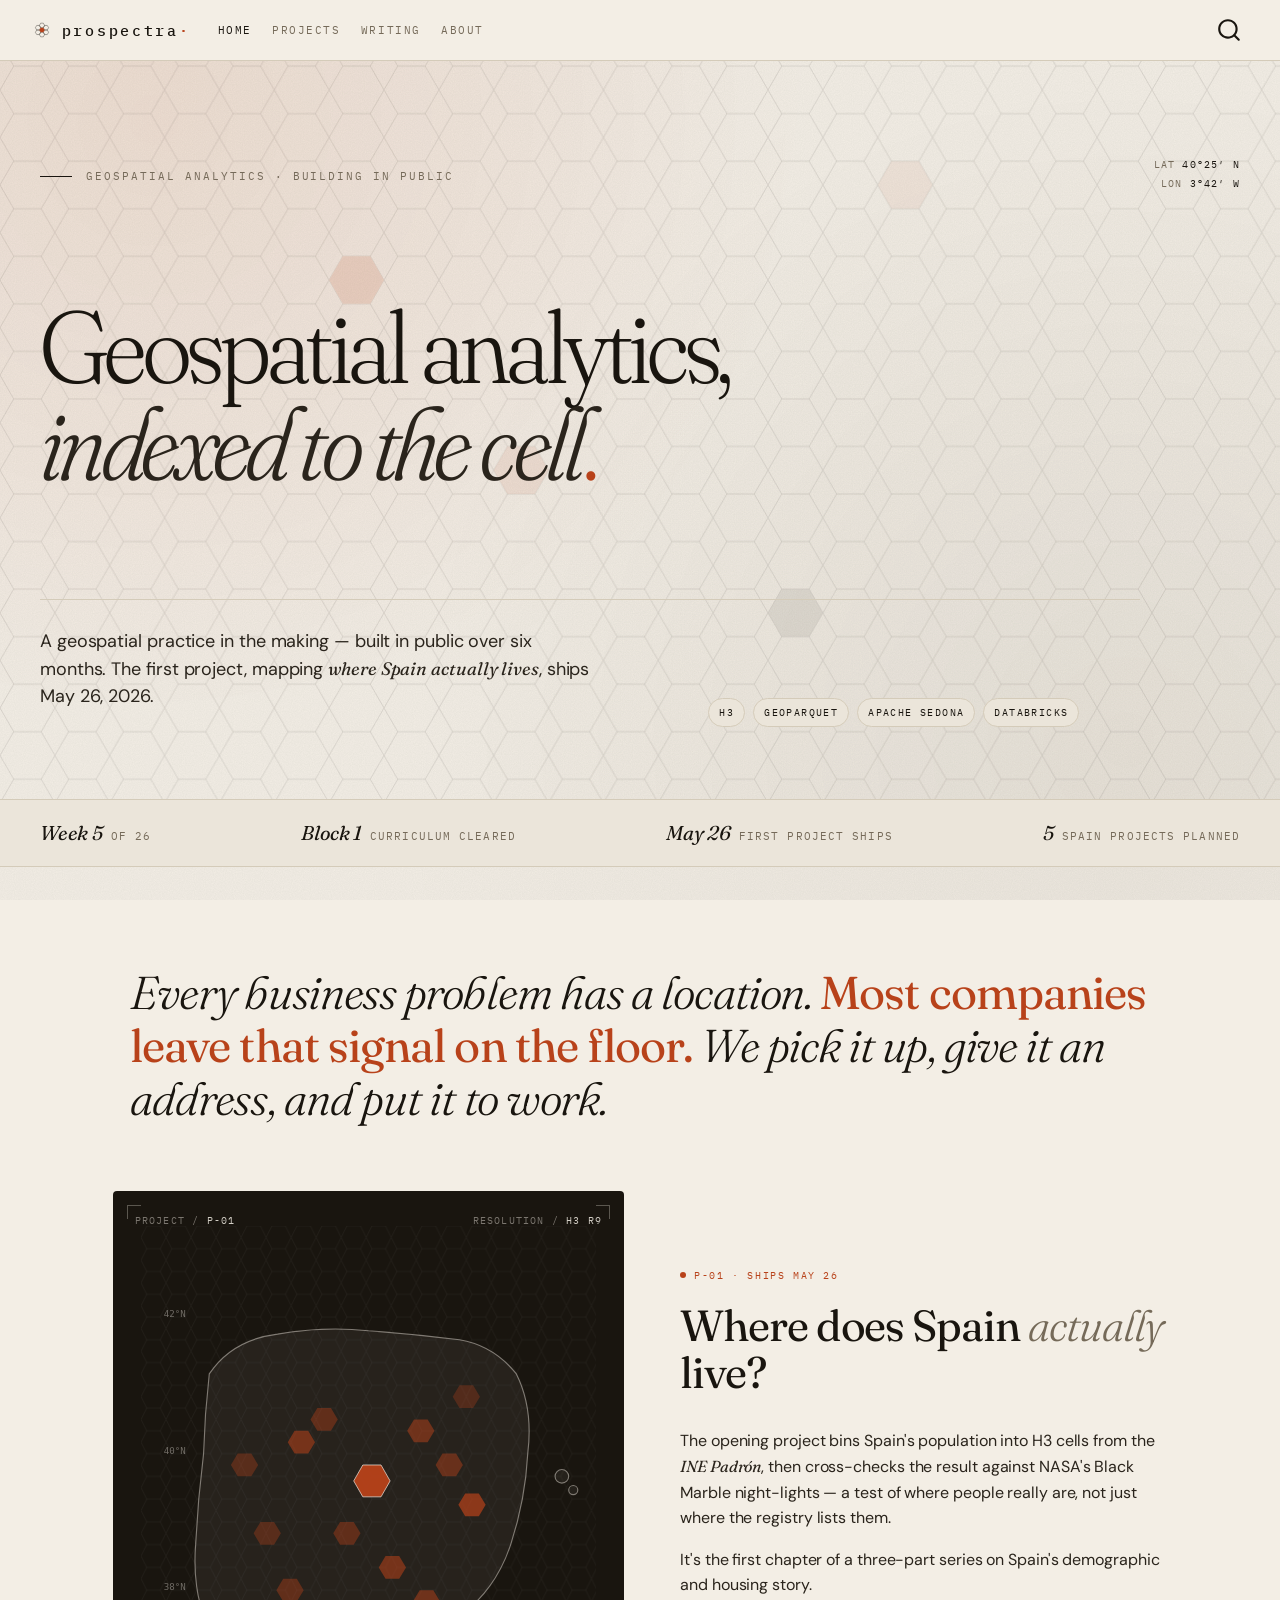
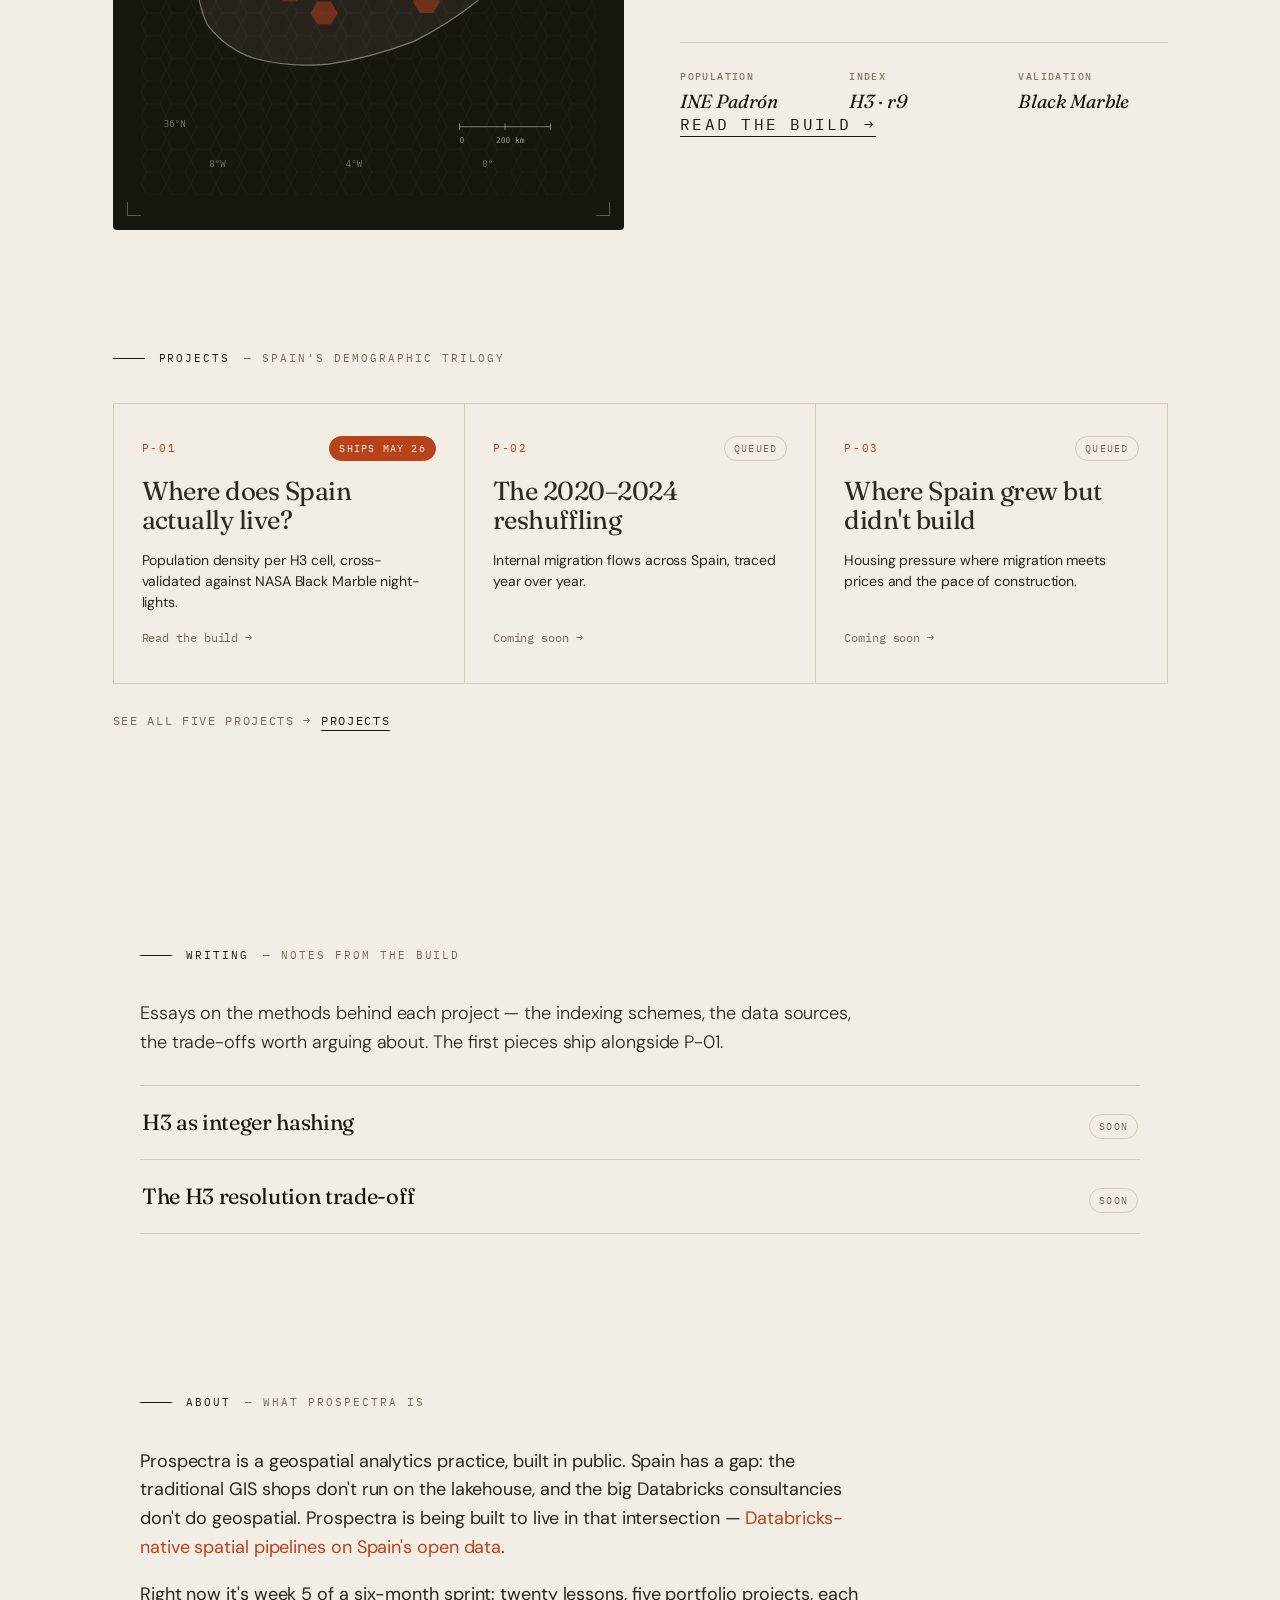
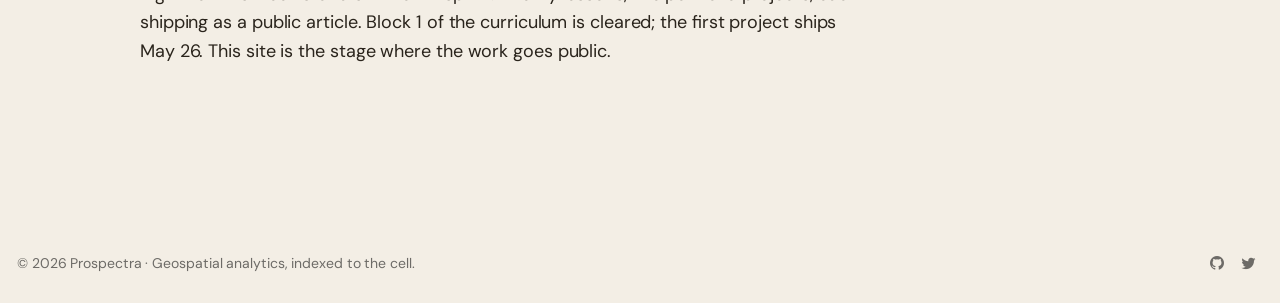
<file: index.html>
<!DOCTYPE html>
<html xmlns="http://www.w3.org/1999/xhtml" lang="en" xml:lang="en"><head>

<meta charset="utf-8">
<meta name="generator" content="quarto-1.9.38">

<meta name="viewport" content="width=device-width, initial-scale=1.0, user-scalable=yes">

<meta name="description" content="A geospatial practice in the making, built in public over six months — Databricks-native pipelines on Spain’s open data.">

<title>Prospectra — Geospatial analytics, indexed to the cell. – Prospectra</title>
<style>
/* Default styles provided by pandoc.
** See https://pandoc.org/MANUAL.html#variables-for-html for config info.
*/
code{white-space: pre-wrap;}
span.smallcaps{font-variant: small-caps;}
div.columns{display: flex; gap: min(4vw, 1.5em);}
div.column{flex: auto; overflow-x: auto;}
div.hanging-indent{margin-left: 1.5em; text-indent: -1.5em;}
ul.task-list{list-style: none;}
ul.task-list li input[type="checkbox"] {
  width: 0.8em;
  margin: 0 0.8em 0.2em -1em; /* quarto-specific, see https://github.com/quarto-dev/quarto-cli/issues/4556 */ 
  vertical-align: middle;
}
</style>


<script src="site_libs/quarto-nav/quarto-nav.js"></script>
<script src="site_libs/quarto-nav/headroom.min.js"></script>
<script src="site_libs/clipboard/clipboard.min.js"></script>
<script src="site_libs/quarto-search/autocomplete.umd.js"></script>
<script src="site_libs/quarto-search/fuse.min.js"></script>
<script src="site_libs/quarto-search/quarto-search.js"></script>
<meta name="quarto:offset" content="./">
<link href="./assets/brand/favicon.ico" rel="icon">
<script src="site_libs/quarto-html/quarto.js" type="module"></script>
<script src="site_libs/quarto-html/tabsets/tabsets.js" type="module"></script>
<script src="site_libs/quarto-html/popper.min.js"></script>
<script src="site_libs/quarto-html/tippy.umd.min.js"></script>
<script src="site_libs/quarto-html/anchor.min.js"></script>
<link href="site_libs/quarto-html/tippy.css" rel="stylesheet">
<link href="site_libs/quarto-html/quarto-syntax-highlighting-15634bcf2e68342d4ad2dfa704d543f6.css" rel="stylesheet" id="quarto-text-highlighting-styles">
<script src="site_libs/bootstrap/bootstrap.min.js"></script>
<link href="site_libs/bootstrap/bootstrap-icons.css" rel="stylesheet">
<link href="site_libs/bootstrap/bootstrap-7275f723373af607bff4bc993d95eb2f.min.css" rel="stylesheet" append-hash="true" id="quarto-bootstrap" data-mode="light">
<script id="quarto-search-options" type="application/json">{
  "location": "navbar",
  "copy-button": false,
  "collapse-after": 3,
  "panel-placement": "end",
  "type": "overlay",
  "limit": 50,
  "keyboard-shortcut": [
    "f",
    "/",
    "s"
  ],
  "show-item-context": false,
  "language": {
    "search-no-results-text": "No results",
    "search-matching-documents-text": "matching documents",
    "search-copy-link-title": "Copy link to search",
    "search-hide-matches-text": "Hide additional matches",
    "search-more-match-text": "more match in this document",
    "search-more-matches-text": "more matches in this document",
    "search-clear-button-title": "Clear",
    "search-text-placeholder": "",
    "search-detached-cancel-button-title": "Cancel",
    "search-submit-button-title": "Submit",
    "search-label": "Search"
  }
}</script>


<link rel="stylesheet" href="styles.css">
<link rel="stylesheet" href="index.css">
<meta property="og:title" content="Prospectra — Geospatial analytics, indexed to the cell.">
<meta property="og:description" content="A geospatial practice in the making, built in public over six months — Databricks-native pipelines on Spain’s open data.">
<meta property="og:image" content="https://prospectra.earth/assets/og-image.png">
<meta property="og:site_name" content="Prospectra">
<meta property="og:image:height" content="630">
<meta property="og:image:width" content="1200">
<meta name="twitter:title" content="Prospectra — Geospatial analytics, indexed to the cell.">
<meta name="twitter:description" content="A geospatial practice in the making, built in public over six months — Databricks-native pipelines on Spain’s open data.">
<meta name="twitter:image" content="https://prospectra.earth/assets/og-image.png">
<meta name="twitter:creator" content="@franjmartin21">
<meta name="twitter:card" content="summary_large_image">
<meta name="twitter:image-height" content="630">
<meta name="twitter:image-width" content="1200">
</head>

<body class="nav-fixed quarto-light">

<div id="quarto-search-results"></div>
  <header id="quarto-header" class="headroom fixed-top">
    <nav class="navbar navbar-expand-lg " data-bs-theme="dark">
      <div class="navbar-container container-fluid">
      <div class="navbar-brand-container mx-auto">
    <a href="./index.html" class="navbar-brand navbar-brand-logo">
    <img src="./assets/brand/prospectra-mark.svg" alt="" class="navbar-logo light-content">
    <img src="./assets/brand/prospectra-mark.svg" alt="" class="navbar-logo dark-content">
    </a>
    <a class="navbar-brand" href="./index.html">
    <span class="navbar-title">Prospectra</span>
    </a>
  </div>
            <div id="quarto-search" class="" title="Search"></div>
          <button class="navbar-toggler" type="button" data-bs-toggle="collapse" data-bs-target="#navbarCollapse" aria-controls="navbarCollapse" role="menu" aria-expanded="false" aria-label="Toggle navigation" onclick="if (window.quartoToggleHeadroom) { window.quartoToggleHeadroom(); }">
  <span class="navbar-toggler-icon"></span>
</button>
          <div class="collapse navbar-collapse" id="navbarCollapse">
            <ul class="navbar-nav navbar-nav-scroll me-auto">
  <li class="nav-item">
    <a class="nav-link active" href="./index.html" aria-current="page"> 
<span class="menu-text">Home</span></a>
  </li>  
  <li class="nav-item">
    <a class="nav-link" href="./index.html#projects"> 
<span class="menu-text">Projects</span></a>
  </li>  
  <li class="nav-item">
    <a class="nav-link" href="./index.html#writing"> 
<span class="menu-text">Writing</span></a>
  </li>  
  <li class="nav-item">
    <a class="nav-link" href="./index.html#about"> 
<span class="menu-text">About</span></a>
  </li>  
</ul>
          </div> <!-- /navcollapse -->
            <div class="quarto-navbar-tools">
</div>
      </div> <!-- /container-fluid -->
    </nav>
</header>
<!-- content -->
<div id="quarto-content" class="quarto-container page-columns page-rows-contents page-layout-full page-navbar">
<!-- sidebar -->
<!-- margin-sidebar -->
    
<!-- main -->
<main class="content column-page" id="quarto-document-content"><header id="title-block-header" class="quarto-title-block"></header>




<div class="home">

<!-- ========== HERO ========== -->
<section class="hero">
  <div class="hex-bg" aria-hidden="true">
    <svg viewbox="0 0 1400 900" xmlns="http://www.w3.org/2000/svg" preserveaspectratio="xMidYMid slice">
      <defs>
        <pattern id="hexpat" width="60" height="52" patternunits="userSpaceOnUse">
          <polygon points="15,0 45,0 60,26 45,52 15,52 0,26" fill="none" stroke="#19150f" stroke-width="0.8"></polygon>
        </pattern>
      </defs>
      <rect width="100%" height="100%" fill="url(#hexpat)"></rect>
      <polygon points="375,260 405,260 420,286 405,312 375,312 360,286" fill="#b8421a" class="hex-active"></polygon>
      <polygon points="555,468 585,468 600,494 585,520 555,520 540,494" fill="#b8421a" opacity="0.6"></polygon>
      <polygon points="975,156 1005,156 1020,182 1005,208 975,208 960,182" fill="#b8421a" opacity="0.4"></polygon>
      <polygon points="855,624 885,624 900,650 885,676 855,676 840,650" fill="#19150f" opacity="0.5"></polygon>
    </svg>
  </div>

  <div class="hero-top">
    <div class="eyebrow reveal d1">Geospatial Analytics · Building in Public</div>
    <div class="coords reveal d1">
      <div>LAT <span>40°25′ N</span></div>
      <div>LON <span>3°42′ W</span></div>
    </div>
  </div>

  <div class="hero-main">
    <div class="hero-title reveal d2" role="heading" aria-level="1">
      Geospatial analytics,<br>
      <em>indexed to the cell<span class="accent-dot">.</span></em>
    </div>
  </div>

  <div class="hero-sub">
    <p class="reveal d3">A geospatial practice in the making — built in public over six months. The first project, mapping <em>where Spain actually lives</em>, ships May 26, 2026.</p>
    <div class="pillpair reveal d4">
      <span class="pill">H3</span>
      <span class="pill">GeoParquet</span>
      <span class="pill">Apache Sedona</span>
      <span class="pill">Databricks</span>
    </div>
  </div>
</section>

<!-- ========== STATUS STRIP ========== -->
<div class="status-strip reveal d5">
  <div class="stat"><span class="val">Week 5</span> of 26</div>
  <div class="stat"><span class="val">Block 1</span> curriculum cleared</div>
  <div class="stat"><span class="val">May 26</span> first project ships</div>
  <div class="stat"><span class="val">5</span> Spain projects planned</div>
</div>

<!-- ========== MANIFESTO ========== -->
<section class="manifesto">
  <p>Every business problem has a location. <span class="strong">Most companies leave that signal on the floor.</span> We pick it up, give it an address, and put it to work.</p>
</section>

<!-- ========== FEATURED PROJECT (P-01) ========== -->
<section class="feature">
  <div class="case">
    <div class="case-visual">
      <div class="corner tl"></div>
      <div class="corner tr"></div>
      <div class="corner bl"></div>
      <div class="corner br"></div>
      <div class="meta">
        <div>Project / <span>P-01</span></div>
        <div>Resolution / <span>H3 r9</span></div>
      </div>
      <img class="map" src="assets/spain-h3-map.svg" alt="Stylized map of the Iberian peninsula with H3 hexagons">

    </div>

    <div class="case-body">
      <div class="case-tag">P-01 · Ships May 26</div>
      <h2 class="anchored">Where does Spain <em>actually</em> live?</h2>
      <p>The opening project bins Spain's population into H3 cells from the <em>INE Padrón</em>, then cross-checks the result against NASA's Black Marble night-lights — a test of where people really are, not just where the registry lists them.</p>
      <p>It's the first chapter of a three-part series on Spain's demographic and housing story.</p>
      <div class="case-sources">
        <div><h4 class="anchored">Population</h4><div class="src">INE Padrón</div></div>
        <div><h4 class="anchored">Index</h4><div class="src">H3 · r9</div></div>
        <div><h4 class="anchored">Validation</h4><div class="src">Black Marble</div></div>
      </div>
      <p class="proj-more"><a href="./projects/p-01-spain-population.html">Read the build →</a></p>
    </div>
  </div>
</section>

<!-- ========== PROJECT PREVIEW TILES ========== -->
<section class="home-projects" id="projects">
  <div class="section-label"><span>Projects</span> — Spain's demographic trilogy</div>
  <div class="proj-grid">

    <a class="proj-tile" href="./projects/p-01-spain-population.html">
      <div class="proj-head">
        <span class="proj-code">P-01</span>
        <span class="proj-status live">Ships May 26</span>
      </div>
      <h3 class="proj-title anchored">Where does Spain actually live?</h3>
      <p class="proj-sub">Population density per H3 cell, cross-validated against NASA Black Marble night-lights.</p>
      <span class="proj-arrow">Read the build →</span>
    </a>

    <a class="proj-tile" href="projects/p-02-migration.qmd">
      <div class="proj-head">
        <span class="proj-code">P-02</span>
        <span class="proj-status">Queued</span>
      </div>
      <h3 class="proj-title anchored">The 2020–2024 reshuffling</h3>
      <p class="proj-sub">Internal migration flows across Spain, traced year over year.</p>
      <span class="proj-arrow">Coming soon →</span>
    </a>

    <a class="proj-tile" href="projects/p-03-housing-pressure.qmd">
      <div class="proj-head">
        <span class="proj-code">P-03</span>
        <span class="proj-status">Queued</span>
      </div>
      <h3 class="proj-title anchored">Where Spain grew but didn't build</h3>
      <p class="proj-sub">Housing pressure where migration meets prices and the pace of construction.</p>
      <span class="proj-arrow">Coming soon →</span>
    </a>

  </div>
  <p class="proj-more">See all five projects → <a href="projects/index.qmd">Projects</a></p>
</section>

<!-- ========== WRITING ========== -->
<section class="home-writing" id="writing">
  <div class="section-label"><span>Writing</span> — notes from the build</div>
  <p class="lead">Essays on the methods behind each project — the indexing schemes, the data sources, the trade-offs worth arguing about. The first pieces ship alongside P-01.</p>
  <div class="writing-list">
    <div class="writing-row">
      <span class="wt">H3 as integer hashing</span>
      <span class="ws">Soon</span>
    </div>
    <div class="writing-row">
      <span class="wt">The H3 resolution trade-off</span>
      <span class="ws">Soon</span>
    </div>
  </div>
</section>

<!-- ========== ABOUT ========== -->
<section class="home-about" id="about">
  <div class="section-label"><span>About</span> — what Prospectra is</div>
  <p>Prospectra is a geospatial analytics practice, built in public. Spain has a gap: the traditional GIS shops don't run on the lakehouse, and the big Databricks consultancies don't do geospatial. Prospectra is being built to live in that intersection — <span class="about-accent">Databricks-native spatial pipelines on Spain's open data</span>.</p>
  <p>Right now it's week 5 of a six-month sprint: twenty lessons, five portfolio projects, each shipping as a public article. Block 1 of the curriculum is cleared; the first project ships May 26. This site is the stage where the work goes public.</p>
</section>

</div>



</main> <!-- /main -->
<script id="quarto-html-after-body" type="application/javascript">
  window.document.addEventListener("DOMContentLoaded", function (event) {
    const icon = "";
    const anchorJS = new window.AnchorJS();
    anchorJS.options = {
      placement: 'right',
      icon: icon
    };
    anchorJS.add('.anchored');
    const isCodeAnnotation = (el) => {
      for (const clz of el.classList) {
        if (clz.startsWith('code-annotation-')) {                     
          return true;
        }
      }
      return false;
    }
    const onCopySuccess = function(e) {
      // button target
      const button = e.trigger;
      // don't keep focus
      button.blur();
      // flash "checked"
      button.classList.add('code-copy-button-checked');
      var currentTitle = button.getAttribute("title");
      button.setAttribute("title", "Copied!");
      let tooltip;
      if (window.bootstrap) {
        button.setAttribute("data-bs-toggle", "tooltip");
        button.setAttribute("data-bs-placement", "left");
        button.setAttribute("data-bs-title", "Copied!");
        tooltip = new bootstrap.Tooltip(button, 
          { trigger: "manual", 
            customClass: "code-copy-button-tooltip",
            offset: [0, -8]});
        tooltip.show();    
      }
      setTimeout(function() {
        if (tooltip) {
          tooltip.hide();
          button.removeAttribute("data-bs-title");
          button.removeAttribute("data-bs-toggle");
          button.removeAttribute("data-bs-placement");
        }
        button.setAttribute("title", currentTitle);
        button.classList.remove('code-copy-button-checked');
      }, 1000);
      // clear code selection
      e.clearSelection();
    }
    const getTextToCopy = function(trigger) {
      const outerScaffold = trigger.parentElement.cloneNode(true);
      const codeEl = outerScaffold.querySelector('code');
      for (const childEl of codeEl.children) {
        if (isCodeAnnotation(childEl)) {
          childEl.remove();
        }
      }
      return codeEl.innerText;
    }
    const clipboard = new window.ClipboardJS('.code-copy-button:not([data-in-quarto-modal])', {
      text: getTextToCopy
    });
    clipboard.on('success', onCopySuccess);
    if (window.document.getElementById('quarto-embedded-source-code-modal')) {
      const clipboardModal = new window.ClipboardJS('.code-copy-button[data-in-quarto-modal]', {
        text: getTextToCopy,
        container: window.document.getElementById('quarto-embedded-source-code-modal')
      });
      clipboardModal.on('success', onCopySuccess);
    }
      var localhostRegex = new RegExp(/^(?:http|https):\/\/localhost\:?[0-9]*\//);
      var mailtoRegex = new RegExp(/^mailto:/);
        var filterRegex = new RegExp("https:\/\/prospectra\.earth");
      var isInternal = (href) => {
          return filterRegex.test(href) || localhostRegex.test(href) || mailtoRegex.test(href);
      }
      // Inspect non-navigation links and adorn them if external
     var links = window.document.querySelectorAll('a[href]:not(.nav-link):not(.navbar-brand):not(.toc-action):not(.sidebar-link):not(.sidebar-item-toggle):not(.pagination-link):not(.no-external):not([aria-hidden]):not(.dropdown-item):not(.quarto-navigation-tool):not(.about-link)');
      for (var i=0; i<links.length; i++) {
        const link = links[i];
        if (!isInternal(link.href)) {
          // undo the damage that might have been done by quarto-nav.js in the case of
          // links that we want to consider external
          if (link.dataset.originalHref !== undefined) {
            link.href = link.dataset.originalHref;
          }
        }
      }
    function tippyHover(el, contentFn, onTriggerFn, onUntriggerFn) {
      const config = {
        allowHTML: true,
        maxWidth: 500,
        delay: 100,
        arrow: false,
        appendTo: function(el) {
            return el.parentElement;
        },
        interactive: true,
        interactiveBorder: 10,
        theme: 'quarto',
        placement: 'bottom-start',
      };
      if (contentFn) {
        config.content = contentFn;
      }
      if (onTriggerFn) {
        config.onTrigger = onTriggerFn;
      }
      if (onUntriggerFn) {
        config.onUntrigger = onUntriggerFn;
      }
      window.tippy(el, config); 
    }
    const noterefs = window.document.querySelectorAll('a[role="doc-noteref"]');
    for (var i=0; i<noterefs.length; i++) {
      const ref = noterefs[i];
      tippyHover(ref, function() {
        // use id or data attribute instead here
        let href = ref.getAttribute('data-footnote-href') || ref.getAttribute('href');
        try { href = new URL(href).hash; } catch {}
        const id = href.replace(/^#\/?/, "");
        const note = window.document.getElementById(id);
        if (note) {
          return note.innerHTML;
        } else {
          return "";
        }
      });
    }
    const xrefs = window.document.querySelectorAll('a.quarto-xref');
    const processXRef = (id, note) => {
      // Strip column container classes
      const stripColumnClz = (el) => {
        el.classList.remove("page-full", "page-columns");
        if (el.children) {
          for (const child of el.children) {
            stripColumnClz(child);
          }
        }
      }
      stripColumnClz(note)
      if (id === null || id.startsWith('sec-')) {
        // Special case sections, only their first couple elements
        const container = document.createElement("div");
        if (note.children && note.children.length > 2) {
          container.appendChild(note.children[0].cloneNode(true));
          for (let i = 1; i < note.children.length; i++) {
            const child = note.children[i];
            if (child.tagName === "P" && child.innerText === "") {
              continue;
            } else {
              container.appendChild(child.cloneNode(true));
              break;
            }
          }
          if (window.Quarto?.typesetMath) {
            window.Quarto.typesetMath(container);
          }
          return container.innerHTML
        } else {
          if (window.Quarto?.typesetMath) {
            window.Quarto.typesetMath(note);
          }
          return note.innerHTML;
        }
      } else {
        // Remove any anchor links if they are present
        const anchorLink = note.querySelector('a.anchorjs-link');
        if (anchorLink) {
          anchorLink.remove();
        }
        if (window.Quarto?.typesetMath) {
          window.Quarto.typesetMath(note);
        }
        if (note.classList.contains("callout")) {
          return note.outerHTML;
        } else {
          return note.innerHTML;
        }
      }
    }
    for (var i=0; i<xrefs.length; i++) {
      const xref = xrefs[i];
      tippyHover(xref, undefined, function(instance) {
        instance.disable();
        let url = xref.getAttribute('href');
        let hash = undefined; 
        if (url.startsWith('#')) {
          hash = url;
        } else {
          try { hash = new URL(url).hash; } catch {}
        }
        if (hash) {
          const id = hash.replace(/^#\/?/, "");
          const note = window.document.getElementById(id);
          if (note !== null) {
            try {
              const html = processXRef(id, note.cloneNode(true));
              instance.setContent(html);
            } finally {
              instance.enable();
              instance.show();
            }
          } else {
            // See if we can fetch this
            fetch(url.split('#')[0])
            .then(res => res.text())
            .then(html => {
              const parser = new DOMParser();
              const htmlDoc = parser.parseFromString(html, "text/html");
              const note = htmlDoc.getElementById(id);
              if (note !== null) {
                const html = processXRef(id, note);
                instance.setContent(html);
              } 
            }).finally(() => {
              instance.enable();
              instance.show();
            });
          }
        } else {
          // See if we can fetch a full url (with no hash to target)
          // This is a special case and we should probably do some content thinning / targeting
          fetch(url)
          .then(res => res.text())
          .then(html => {
            const parser = new DOMParser();
            const htmlDoc = parser.parseFromString(html, "text/html");
            const note = htmlDoc.querySelector('main.content');
            if (note !== null) {
              // This should only happen for chapter cross references
              // (since there is no id in the URL)
              // remove the first header
              if (note.children.length > 0 && note.children[0].tagName === "HEADER") {
                note.children[0].remove();
              }
              const html = processXRef(null, note);
              instance.setContent(html);
            } 
          }).finally(() => {
            instance.enable();
            instance.show();
          });
        }
      }, function(instance) {
      });
    }
        let selectedAnnoteEl;
        const selectorForAnnotation = ( cell, annotation) => {
          let cellAttr = 'data-code-cell="' + cell + '"';
          let lineAttr = 'data-code-annotation="' +  annotation + '"';
          const selector = 'span[' + cellAttr + '][' + lineAttr + ']';
          return selector;
        }
        const selectCodeLines = (annoteEl) => {
          const doc = window.document;
          const targetCell = annoteEl.getAttribute("data-target-cell");
          const targetAnnotation = annoteEl.getAttribute("data-target-annotation");
          const annoteSpan = window.document.querySelector(selectorForAnnotation(targetCell, targetAnnotation));
          const lines = annoteSpan.getAttribute("data-code-lines").split(",");
          const lineIds = lines.map((line) => {
            return targetCell + "-" + line;
          })
          let top = null;
          let height = null;
          let parent = null;
          if (lineIds.length > 0) {
              //compute the position of the single el (top and bottom and make a div)
              const el = window.document.getElementById(lineIds[0]);
              top = el.offsetTop;
              height = el.offsetHeight;
              parent = el.parentElement.parentElement;
            if (lineIds.length > 1) {
              const lastEl = window.document.getElementById(lineIds[lineIds.length - 1]);
              const bottom = lastEl.offsetTop + lastEl.offsetHeight;
              height = bottom - top;
            }
            if (top !== null && height !== null && parent !== null) {
              // cook up a div (if necessary) and position it 
              let div = window.document.getElementById("code-annotation-line-highlight");
              if (div === null) {
                div = window.document.createElement("div");
                div.setAttribute("id", "code-annotation-line-highlight");
                div.style.position = 'absolute';
                parent.appendChild(div);
              }
              div.style.top = top - 2 + "px";
              div.style.height = height + 4 + "px";
              div.style.left = 0;
              let gutterDiv = window.document.getElementById("code-annotation-line-highlight-gutter");
              if (gutterDiv === null) {
                gutterDiv = window.document.createElement("div");
                gutterDiv.setAttribute("id", "code-annotation-line-highlight-gutter");
                gutterDiv.style.position = 'absolute';
                const codeCell = window.document.getElementById(targetCell);
                const gutter = codeCell.querySelector('.code-annotation-gutter');
                gutter.appendChild(gutterDiv);
              }
              gutterDiv.style.top = top - 2 + "px";
              gutterDiv.style.height = height + 4 + "px";
            }
            selectedAnnoteEl = annoteEl;
          }
        };
        const unselectCodeLines = () => {
          const elementsIds = ["code-annotation-line-highlight", "code-annotation-line-highlight-gutter"];
          elementsIds.forEach((elId) => {
            const div = window.document.getElementById(elId);
            if (div) {
              div.remove();
            }
          });
          selectedAnnoteEl = undefined;
        };
          // Handle positioning of the toggle
      window.addEventListener(
        "resize",
        throttle(() => {
          elRect = undefined;
          if (selectedAnnoteEl) {
            selectCodeLines(selectedAnnoteEl);
          }
        }, 10)
      );
      function throttle(fn, ms) {
      let throttle = false;
      let timer;
        return (...args) => {
          if(!throttle) { // first call gets through
              fn.apply(this, args);
              throttle = true;
          } else { // all the others get throttled
              if(timer) clearTimeout(timer); // cancel #2
              timer = setTimeout(() => {
                fn.apply(this, args);
                timer = throttle = false;
              }, ms);
          }
        };
      }
        // Attach click handler to the DT
        const annoteDls = window.document.querySelectorAll('dt[data-target-cell]');
        for (const annoteDlNode of annoteDls) {
          annoteDlNode.addEventListener('click', (event) => {
            const clickedEl = event.target;
            if (clickedEl !== selectedAnnoteEl) {
              unselectCodeLines();
              const activeEl = window.document.querySelector('dt[data-target-cell].code-annotation-active');
              if (activeEl) {
                activeEl.classList.remove('code-annotation-active');
              }
              selectCodeLines(clickedEl);
              clickedEl.classList.add('code-annotation-active');
            } else {
              // Unselect the line
              unselectCodeLines();
              clickedEl.classList.remove('code-annotation-active');
            }
          });
        }
    const findCites = (el) => {
      const parentEl = el.parentElement;
      if (parentEl) {
        const cites = parentEl.dataset.cites;
        if (cites) {
          return {
            el,
            cites: cites.split(' ')
          };
        } else {
          return findCites(el.parentElement)
        }
      } else {
        return undefined;
      }
    };
    var bibliorefs = window.document.querySelectorAll('a[role="doc-biblioref"]');
    for (var i=0; i<bibliorefs.length; i++) {
      const ref = bibliorefs[i];
      const citeInfo = findCites(ref);
      if (citeInfo) {
        tippyHover(citeInfo.el, function() {
          var popup = window.document.createElement('div');
          citeInfo.cites.forEach(function(cite) {
            var citeDiv = window.document.createElement('div');
            citeDiv.classList.add('hanging-indent');
            citeDiv.classList.add('csl-entry');
            var biblioDiv = window.document.getElementById('ref-' + cite);
            if (biblioDiv) {
              citeDiv.innerHTML = biblioDiv.innerHTML;
            }
            popup.appendChild(citeDiv);
          });
          return popup.innerHTML;
        });
      }
    }
  });
  </script>
</div> <!-- /content -->
<footer class="footer">
  <div class="nav-footer">
    <div class="nav-footer-left">
<p>© 2026 Prospectra · Geospatial analytics, indexed to the cell.</p>
</div>   
    <div class="nav-footer-center">
      &nbsp;
    </div>
    <div class="nav-footer-right">
      <ul class="footer-items list-unstyled">
    <li class="nav-item compact">
    <a class="nav-link" href="https://github.com/ceo-prospectra/prospectra.earth">
      <i class="bi bi-github" role="img">
</i> 
    </a>
  </li>  
    <li class="nav-item compact">
    <a class="nav-link" href="https://x.com/franjmartin21">
      <i class="bi bi-twitter" role="img">
</i> 
    </a>
  </li>  
</ul>
    </div>
  </div>
</footer>




</body></html>
</file>
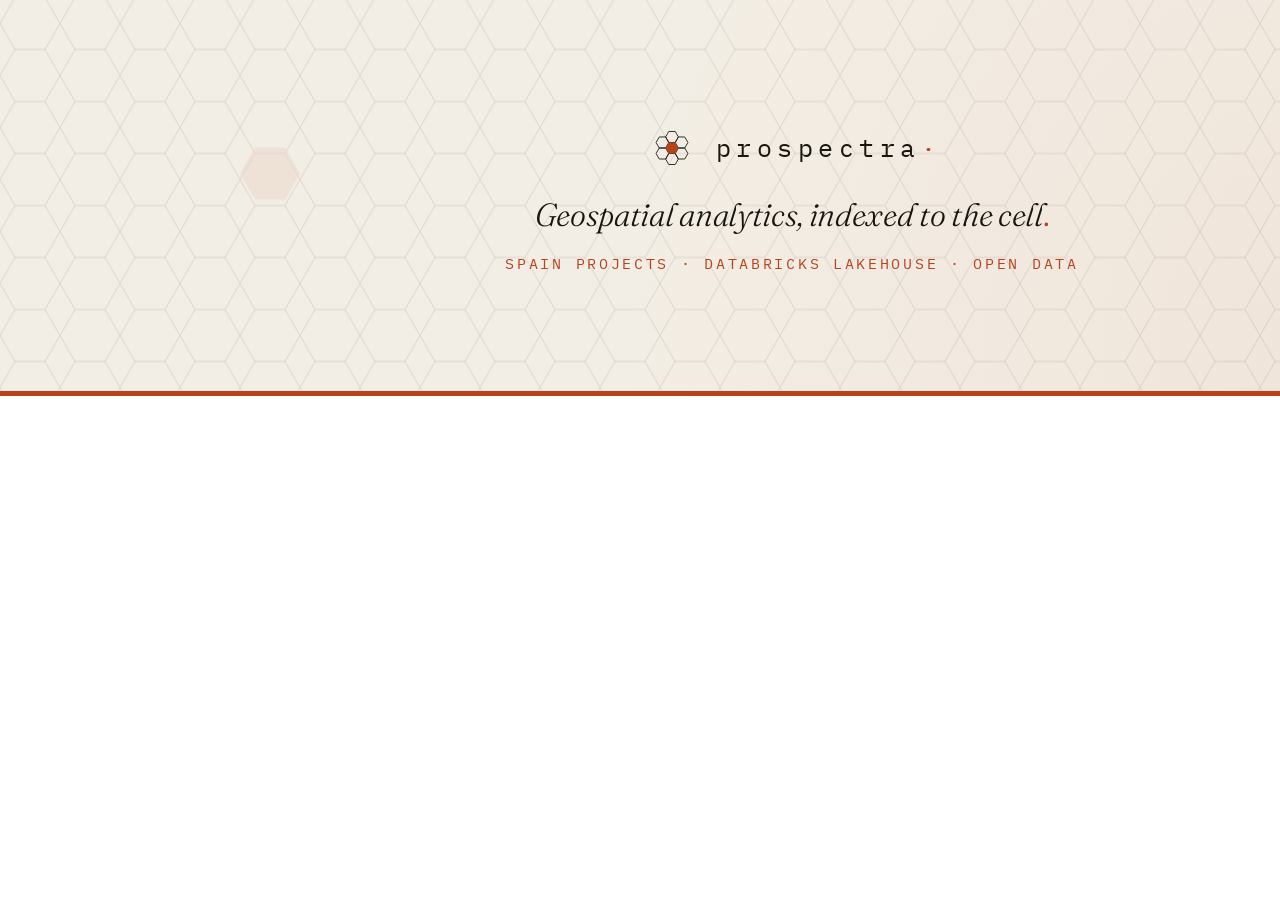
<file: assets/templates/linkedin-banner.html>
<!doctype html>
<html lang="en">
<head>
<meta charset="utf-8">
<link rel="preconnect" href="https://fonts.googleapis.com">
<link rel="preconnect" href="https://fonts.gstatic.com" crossorigin>
<link href="https://fonts.googleapis.com/css2?family=Fraunces:ital,opsz,wght@0,9..144,300..700;1,9..144,300..600&family=IBM+Plex+Mono:wght@400;500&display=swap" rel="stylesheet">
<!-- LinkedIn banner · 1584×396. Content centred to clear the profile-photo overlap (bottom-left). -->
<style>
  * { margin: 0; padding: 0; box-sizing: border-box; }
  html, body { width: 1584px; height: 396px; overflow: hidden; }
  .card {
    position: relative; width: 1584px; height: 396px;
    background: #f3eee5;
    background-image: radial-gradient(circle at 88% 90%, rgba(184,66,26,0.06), transparent 55%);
    display: flex; flex-direction: column; align-items: center; justify-content: center;
    font-family: "IBM Plex Mono", monospace; border-bottom: 5px solid #b8421a;
  }
  .hex { position: absolute; inset: 0; opacity: 0.13; pointer-events: none; }
  .hex svg { width: 100%; height: 100%; }
  .lockup { position: relative; z-index: 2; display: flex; align-items: center; gap: 15px; margin-bottom: 18px; }
  .lockup svg { width: 58px; height: 58px; }
  .word { font-size: 25px; letter-spacing: 0.22em; color: #19150f; }
  .word .dot { color: #b8421a; }
  .tag { position: relative; z-index: 2; font-family: "Fraunces", serif; font-style: italic; font-weight: 300; font-size: 32px; letter-spacing: -0.01em; color: #19150f; }
  .tag .dot { color: #b8421a; font-style: normal; }
  .pillar { position: relative; z-index: 2; margin-top: 20px; font-size: 15px; letter-spacing: 0.18em; text-transform: uppercase; color: #b8421a; }
</style>
</head>
<body>
<div class="card">
  <div class="hex">
    <svg viewBox="0 0 1584 396" xmlns="http://www.w3.org/2000/svg" preserveAspectRatio="xMidYMid slice">
      <defs>
        <pattern id="hp" width="60" height="52" patternUnits="userSpaceOnUse">
          <polygon points="15,0 45,0 60,26 45,52 15,52 0,26" fill="none" stroke="#19150f" stroke-width="0.8"/>
        </pattern>
      </defs>
      <rect width="100%" height="100%" fill="url(#hp)"/>
      <polygon points="255,150 285,150 300,176 285,202 255,202 240,176" fill="#b8421a" opacity="0.55"/>
      <polygon points="1300,210 1330,210 1345,236 1330,262 1300,262 1285,236" fill="#b8421a" opacity="0.4"/>
    </svg>
  </div>
  <div class="lockup">
    <svg viewBox="0 0 200 200" xmlns="http://www.w3.org/2000/svg">
      <g fill="none" stroke="#19150f" stroke-width="3" stroke-linejoin="round">
        <polygon points="78,62 89,43 111,43 122,62 111,81 89,81"/>
        <polygon points="45,81 56,62 78,62 89,81 78,100 56,100"/>
        <polygon points="111,81 122,62 144,62 155,81 144,100 122,100"/>
        <polygon points="45,119 56,100 78,100 89,119 78,138 56,138"/>
        <polygon points="111,119 122,100 144,100 155,119 144,138 122,138"/>
        <polygon points="78,138 89,119 111,119 122,138 111,157 89,157"/>
      </g>
      <polygon points="78,100 89,81 111,81 122,100 111,119 89,119" fill="#b8421a"/>
    </svg>
    <span class="word">prospectra<span class="dot">·</span></span>
  </div>
  <div class="tag">Geospatial analytics, indexed to the cell<span class="dot">.</span></div>
  <div class="pillar">Spain projects · Databricks lakehouse · Open data</div>
</div>
</body>
</html>
</file>
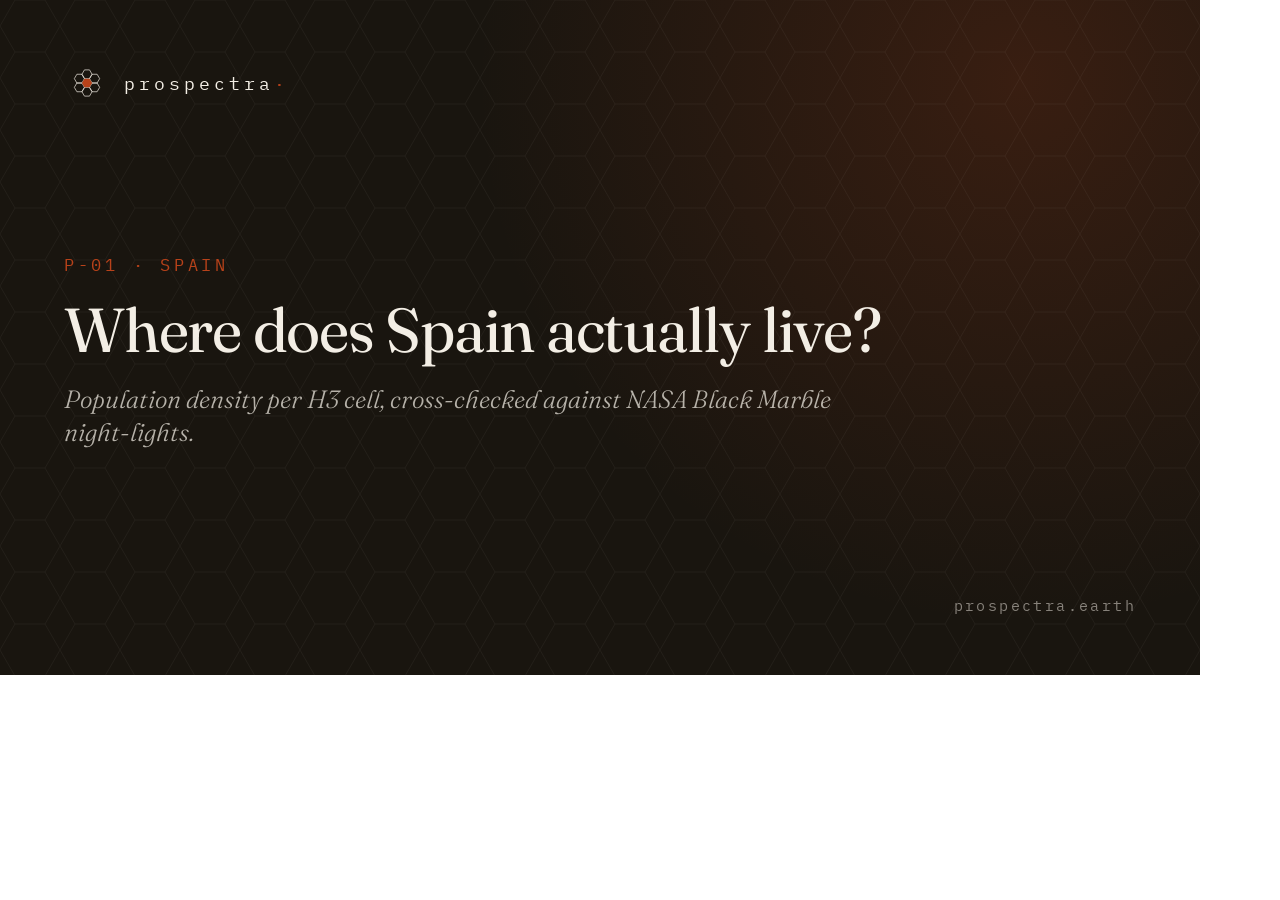
<file: assets/templates/x-title-card.html>
<!doctype html>
<html lang="en">
<head>
<meta charset="utf-8">
<link rel="preconnect" href="https://fonts.googleapis.com">
<link rel="preconnect" href="https://fonts.gstatic.com" crossorigin>
<link href="https://fonts.googleapis.com/css2?family=Fraunces:ital,opsz,wght@0,9..144,300..700;1,9..144,300..600&family=IBM+Plex+Mono:wght@400;500&display=swap" rel="stylesheet">
<!-- X / Twitter title-card TEMPLATE · 1200×675. Edit .code / .title / .sub per project, then re-render. -->
<style>
  * { margin: 0; padding: 0; box-sizing: border-box; }
  html, body { width: 1200px; height: 675px; overflow: hidden; }
  .card {
    position: relative; width: 1200px; height: 675px;
    background: #19150f;
    background-image: radial-gradient(circle at 85% 12%, rgba(184,66,26,0.20), transparent 46%);
    color: #f3eee5; font-family: "IBM Plex Mono", monospace;
    padding: 60px 64px; display: flex; flex-direction: column; justify-content: space-between;
  }
  .hex { position: absolute; inset: 0; opacity: 0.06; pointer-events: none; }
  .hex svg { width: 100%; height: 100%; }
  .top { position: relative; z-index: 2; display: flex; align-items: center; gap: 14px; }
  .top svg { width: 46px; height: 46px; }
  .brand { font-size: 18px; letter-spacing: 0.22em; }
  .brand .dot { color: #b8421a; }
  .mid { position: relative; z-index: 2; }
  .code { font-size: 17px; letter-spacing: 0.22em; text-transform: uppercase; color: #b8421a; margin-bottom: 22px; }
  .title { font-family: "Fraunces", serif; font-weight: 400; font-size: 62px; line-height: 1.02; letter-spacing: -0.02em; max-width: 90%; margin-bottom: 22px; }
  .sub { font-family: "Fraunces", serif; font-style: italic; font-weight: 300; font-size: 25px; line-height: 1.3; color: rgba(243,238,229,0.72); max-width: 78%; }
  .foot { position: relative; z-index: 2; display: flex; justify-content: flex-end; font-size: 15px; letter-spacing: 0.16em; color: rgba(243,238,229,0.5); }
</style>
</head>
<body>
<div class="card">
  <div class="hex">
    <svg viewBox="0 0 1200 675" xmlns="http://www.w3.org/2000/svg" preserveAspectRatio="xMidYMid slice">
      <defs>
        <pattern id="hp" width="60" height="52" patternUnits="userSpaceOnUse">
          <polygon points="15,0 45,0 60,26 45,52 15,52 0,26" fill="none" stroke="#f3eee5" stroke-width="0.8"/>
        </pattern>
      </defs>
      <rect width="100%" height="100%" fill="url(#hp)"/>
    </svg>
  </div>
  <div class="top">
    <svg viewBox="0 0 200 200" xmlns="http://www.w3.org/2000/svg">
      <g fill="none" stroke="#f3eee5" stroke-width="3" stroke-linejoin="round">
        <polygon points="78,62 89,43 111,43 122,62 111,81 89,81"/>
        <polygon points="45,81 56,62 78,62 89,81 78,100 56,100"/>
        <polygon points="111,81 122,62 144,62 155,81 144,100 122,100"/>
        <polygon points="45,119 56,100 78,100 89,119 78,138 56,138"/>
        <polygon points="111,119 122,100 144,100 155,119 144,138 122,138"/>
        <polygon points="78,138 89,119 111,119 122,138 111,157 89,157"/>
      </g>
      <polygon points="78,100 89,81 111,81 122,100 111,119 89,119" fill="#b8421a"/>
    </svg>
    <span class="brand">prospectra<span class="dot">·</span></span>
  </div>
  <div class="mid">
    <div class="code">P-01 · Spain</div>
    <div class="title">Where does Spain actually live?</div>
    <div class="sub">Population density per H3 cell, cross-checked against NASA Black Marble night-lights.</div>
  </div>
  <div class="foot">prospectra.earth</div>
</div>
</body>
</html>
</file>
<file: site_libs/quarto-html/tippy.css>
.tippy-box[data-animation=fade][data-state=hidden]{opacity:0}[data-tippy-root]{max-width:calc(100vw - 10px)}.tippy-box{position:relative;background-color:#333;color:#fff;border-radius:4px;font-size:14px;line-height:1.4;white-space:normal;outline:0;transition-property:transform,visibility,opacity}.tippy-box[data-placement^=top]>.tippy-arrow{bottom:0}.tippy-box[data-placement^=top]>.tippy-arrow:before{bottom:-7px;left:0;border-width:8px 8px 0;border-top-color:initial;transform-origin:center top}.tippy-box[data-placement^=bottom]>.tippy-arrow{top:0}.tippy-box[data-placement^=bottom]>.tippy-arrow:before{top:-7px;left:0;border-width:0 8px 8px;border-bottom-color:initial;transform-origin:center bottom}.tippy-box[data-placement^=left]>.tippy-arrow{right:0}.tippy-box[data-placement^=left]>.tippy-arrow:before{border-width:8px 0 8px 8px;border-left-color:initial;right:-7px;transform-origin:center left}.tippy-box[data-placement^=right]>.tippy-arrow{left:0}.tippy-box[data-placement^=right]>.tippy-arrow:before{left:-7px;border-width:8px 8px 8px 0;border-right-color:initial;transform-origin:center right}.tippy-box[data-inertia][data-state=visible]{transition-timing-function:cubic-bezier(.54,1.5,.38,1.11)}.tippy-arrow{width:16px;height:16px;color:#333}.tippy-arrow:before{content:"";position:absolute;border-color:transparent;border-style:solid}.tippy-content{position:relative;padding:5px 9px;z-index:1}
</file>
<file: site_libs/quarto-html/quarto-syntax-highlighting-15634bcf2e68342d4ad2dfa704d543f6.css>
/* quarto syntax highlight colors */
:root {
  --quarto-hl-ot-color: #003B4F;
  --quarto-hl-at-color: #657422;
  --quarto-hl-ss-color: #20794D;
  --quarto-hl-an-color: #5E5E5E;
  --quarto-hl-fu-color: #4758AB;
  --quarto-hl-st-color: #20794D;
  --quarto-hl-cf-color: #003B4F;
  --quarto-hl-op-color: #5E5E5E;
  --quarto-hl-er-color: #AD0000;
  --quarto-hl-bn-color: #AD0000;
  --quarto-hl-al-color: #AD0000;
  --quarto-hl-va-color: #111111;
  --quarto-hl-bu-color: inherit;
  --quarto-hl-ex-color: inherit;
  --quarto-hl-pp-color: #AD0000;
  --quarto-hl-in-color: #5E5E5E;
  --quarto-hl-vs-color: #20794D;
  --quarto-hl-wa-color: #5E5E5E;
  --quarto-hl-do-color: #5E5E5E;
  --quarto-hl-im-color: #00769E;
  --quarto-hl-ch-color: #20794D;
  --quarto-hl-dt-color: #AD0000;
  --quarto-hl-fl-color: #AD0000;
  --quarto-hl-co-color: #5E5E5E;
  --quarto-hl-cv-color: #5E5E5E;
  --quarto-hl-cn-color: #8f5902;
  --quarto-hl-sc-color: #5E5E5E;
  --quarto-hl-dv-color: #AD0000;
  --quarto-hl-kw-color: #003B4F;
}

/* other quarto variables */
:root {
  --quarto-font-monospace: SFMono-Regular, Menlo, Monaco, Consolas, "Liberation Mono", "Courier New", monospace;
}

/* syntax highlight based on Pandoc's rules */
pre > code.sourceCode > span {
  color: #003B4F;
}

code.sourceCode > span {
  color: #003B4F;
}

div.sourceCode,
div.sourceCode pre.sourceCode {
  color: #003B4F;
}

/* Normal */
code span {
  color: #003B4F;
}

/* Alert */
code span.al {
  color: #AD0000;
  font-style: inherit;
}

/* Annotation */
code span.an {
  color: #5E5E5E;
  font-style: inherit;
}

/* Attribute */
code span.at {
  color: #657422;
  font-style: inherit;
}

/* BaseN */
code span.bn {
  color: #AD0000;
  font-style: inherit;
}

/* BuiltIn */
code span.bu {
  font-style: inherit;
}

/* ControlFlow */
code span.cf {
  color: #003B4F;
  font-weight: bold;
  font-style: inherit;
}

/* Char */
code span.ch {
  color: #20794D;
  font-style: inherit;
}

/* Constant */
code span.cn {
  color: #8f5902;
  font-style: inherit;
}

/* Comment */
code span.co {
  color: #5E5E5E;
  font-style: inherit;
}

/* CommentVar */
code span.cv {
  color: #5E5E5E;
  font-style: italic;
}

/* Documentation */
code span.do {
  color: #5E5E5E;
  font-style: italic;
}

/* DataType */
code span.dt {
  color: #AD0000;
  font-style: inherit;
}

/* DecVal */
code span.dv {
  color: #AD0000;
  font-style: inherit;
}

/* Error */
code span.er {
  color: #AD0000;
  font-style: inherit;
}

/* Extension */
code span.ex {
  font-style: inherit;
}

/* Float */
code span.fl {
  color: #AD0000;
  font-style: inherit;
}

/* Function */
code span.fu {
  color: #4758AB;
  font-style: inherit;
}

/* Import */
code span.im {
  color: #00769E;
  font-style: inherit;
}

/* Information */
code span.in {
  color: #5E5E5E;
  font-style: inherit;
}

/* Keyword */
code span.kw {
  color: #003B4F;
  font-weight: bold;
  font-style: inherit;
}

/* Operator */
code span.op {
  color: #5E5E5E;
  font-style: inherit;
}

/* Other */
code span.ot {
  color: #003B4F;
  font-style: inherit;
}

/* Preprocessor */
code span.pp {
  color: #AD0000;
  font-style: inherit;
}

/* SpecialChar */
code span.sc {
  color: #5E5E5E;
  font-style: inherit;
}

/* SpecialString */
code span.ss {
  color: #20794D;
  font-style: inherit;
}

/* String */
code span.st {
  color: #20794D;
  font-style: inherit;
}

/* Variable */
code span.va {
  color: #111111;
  font-style: inherit;
}

/* VerbatimString */
code span.vs {
  color: #20794D;
  font-style: inherit;
}

/* Warning */
code span.wa {
  color: #5E5E5E;
  font-style: italic;
}

.prevent-inlining {
  content: "</";
}

/*# sourceMappingURL=f23921c56f73e400b49028c9186a1aa0.css.map */
</file>
<file: styles.css>
/* Page-specific overrides not covered by custom.scss. Kept empty until T6. */
</file>
<file: index.css>
/* index.css — Prospectra homepage.
   Reuses the brand palette + the reference visual language (brand/reference-preview.html).
   custom.scss already sets the page background, ink colour, links and heading font;
   this file adds the homepage-specific layout (hero, status strip, manifesto, project tiles). */

:root {
  --paper: #f3eee5;
  --paper-soft: #ebe5da;
  --paper-deep: #e0d9cb;
  --ink: #19150f;
  --ink-soft: #2a241c;
  --muted: #756a59;
  --hair: #d4cbb9;
  --accent: #b8421a;
  --accent-deep: #8f2f0f;
}

/* Quarto emits an (empty) title block from the page title — hide it; the hero is the heading. */
#title-block-header { display: none; }

/* Kill Quarto's extra top margin/padding on the homepage so the hero (and its hex
   pattern) sits flush under the fixed navbar — no empty cream band below the menu. */
#quarto-document-content { margin-top: 0 !important; padding-top: 0 !important; }

/* Let the homepage sit edge-to-edge under page-layout: full */
.home { max-width: 100%; }
.home a { text-decoration: none; color: inherit; }

/* Full-bleed: break the hero + status strip out of Quarto's centered content column
   so the hex pattern and cream run edge-to-edge instead of floating as a panel. */
body {
  overflow-x: hidden;
  background-color: var(--paper);
  /* warm radial wash + a faint paper grain baked behind everything */
  background-image:
    radial-gradient(circle at 12% 6%, rgba(184, 66, 26, 0.05), transparent 48%),
    radial-gradient(circle at 88% 94%, rgba(117, 106, 89, 0.06), transparent 52%),
    url("data:image/svg+xml,%3Csvg xmlns='http://www.w3.org/2000/svg' width='180' height='180'%3E%3Cfilter id='n'%3E%3CfeTurbulence type='fractalNoise' baseFrequency='0.9' numOctaves='2' stitchTiles='stitch'/%3E%3CfeColorMatrix values='0 0 0 0 0 0 0 0 0 0 0 0 0 0 0 0 0 0 0.05 0'/%3E%3C/filter%3E%3Crect width='100%25' height='100%25' filter='url(%23n)'/%3E%3C/svg%3E");
  background-attachment: fixed, fixed, fixed;
  background-repeat: no-repeat, no-repeat, repeat;
  background-size: auto, auto, 180px 180px;
}
.hero,
.status-strip {
  width: 100vw;
  margin-left: calc(50% - 50vw);
  margin-right: calc(50% - 50vw);
}

/* ---------- HERO ---------- */
.hero {
  position: relative;
  padding: 96px 40px 72px;
  min-height: 82vh;
  display: flex;
  flex-direction: column;
  justify-content: space-between;
  overflow: hidden;
  background-image:
    radial-gradient(circle at 12% 8%, rgba(184, 66, 26, 0.05), transparent 50%),
    radial-gradient(circle at 88% 92%, rgba(117, 106, 89, 0.05), transparent 55%);
}
.hex-bg {
  position: absolute;
  inset: 0;
  pointer-events: none;
  opacity: 0.14;
  z-index: 0;
}
.hex-bg svg { width: 100%; height: 100%; }
@keyframes hexPulse { 0%, 100% { fill-opacity: 1; } 50% { fill-opacity: 0.6; } }
.hex-active { animation: hexPulse 3.2s ease-in-out infinite; }

/* Fade-up reveal on load */
@keyframes fadeUp { from { opacity: 0; transform: translateY(16px); } to { opacity: 1; transform: translateY(0); } }
.reveal { opacity: 0; animation: fadeUp 0.9s cubic-bezier(0.2, 0.7, 0.2, 1) forwards; }
.reveal.d1 { animation-delay: 0.05s; }
.reveal.d2 { animation-delay: 0.16s; }
.reveal.d3 { animation-delay: 0.30s; }
.reveal.d4 { animation-delay: 0.46s; }
.reveal.d5 { animation-delay: 0.62s; }
@media (prefers-reduced-motion: reduce) {
  .hex-active { animation: none; }
  .reveal { animation: none; opacity: 1; }
}

.hero-top {
  position: relative;
  z-index: 2;
  display: grid;
  grid-template-columns: 1fr auto;
  gap: 40px;
  margin-bottom: 56px;
}
.eyebrow {
  font-family: "IBM Plex Mono", monospace;
  font-size: 11px;
  letter-spacing: 0.18em;
  text-transform: uppercase;
  color: var(--muted);
  display: flex;
  align-items: center;
  gap: 14px;
}
.eyebrow::before {
  content: "";
  width: 32px;
  height: 1px;
  background: var(--ink);
}
.coords {
  font-family: "IBM Plex Mono", monospace;
  font-size: 10px;
  letter-spacing: 0.12em;
  color: var(--muted);
  text-align: right;
}
.coords div { margin-bottom: 4px; }
.coords span { color: var(--ink); }

.hero-main { position: relative; z-index: 2; max-width: 1100px; }
.hero-title {
  font-family: "Fraunces", serif;
  font-weight: 300;
  font-size: clamp(46px, 8vw, 116px);
  line-height: 0.95;
  letter-spacing: -0.035em;
  color: var(--ink);
  font-variation-settings: "opsz" 144, "SOFT" 60;
  margin: 0 0 8px;
  border: none;
}
.hero-title em { font-style: italic; font-weight: 300; color: var(--ink-soft); }
.hero-title .accent-dot { color: var(--accent); font-style: normal; }

.hero-sub {
  position: relative;
  z-index: 2;
  margin-top: 52px;
  padding-top: 28px;
  border-top: 1px solid var(--hair);
  display: grid;
  grid-template-columns: 1.4fr 1fr;
  gap: 64px;
  align-items: end;
  max-width: 1100px;
}
.hero-sub p { font-size: 18px; line-height: 1.5; color: var(--ink-soft); max-width: 560px; }
.hero-sub p em { font-family: "Fraunces", serif; font-style: italic; font-weight: 400; }
.pillpair {
  display: flex;
  flex-wrap: wrap;
  gap: 8px;
  align-items: center;
  font-family: "IBM Plex Mono", monospace;
  font-size: 10px;
  letter-spacing: 0.14em;
  text-transform: uppercase;
}
.pillpair .pill {
  padding: 6px 10px;
  background: var(--paper-soft);
  border: 1px solid var(--hair);
  border-radius: 100px;
  color: var(--ink);
}

/* ---------- STATUS STRIP ---------- */
.status-strip {
  position: relative;
  z-index: 2;
  border-top: 1px solid var(--hair);
  border-bottom: 1px solid var(--hair);
  background: var(--paper-soft);
  padding: 18px 40px;
  display: flex;
  justify-content: space-between;
  flex-wrap: wrap;
  gap: 16px;
}
.status-strip .stat {
  display: flex;
  align-items: baseline;
  gap: 8px;
  font-family: "IBM Plex Mono", monospace;
  font-size: 11px;
  letter-spacing: 0.1em;
  text-transform: uppercase;
  color: var(--muted);
}
.status-strip .val {
  font-family: "Fraunces", serif;
  font-style: italic;
  font-weight: 400;
  font-size: 20px;
  letter-spacing: -0.01em;
  color: var(--ink);
  text-transform: none;
}

/* ---------- MANIFESTO ---------- */
.manifesto { padding: 100px 40px 40px; max-width: 1100px; margin: 0 auto; }
.manifesto p {
  font-family: "Fraunces", serif;
  font-weight: 300;
  font-style: italic;
  font-size: clamp(28px, 4vw, 46px);
  line-height: 1.15;
  letter-spacing: -0.02em;
  color: var(--ink);
}
.manifesto p .strong { font-style: normal; font-weight: 400; color: var(--accent); }

/* ---------- PROJECT TILES ---------- */
.home-projects { padding: 80px 40px 120px; max-width: 1280px; margin: 0 auto; }
.section-label {
  font-family: "IBM Plex Mono", monospace;
  font-size: 11px;
  letter-spacing: 0.18em;
  text-transform: uppercase;
  color: var(--muted);
  display: flex;
  align-items: center;
  gap: 14px;
  margin-bottom: 36px;
}
.section-label::before { content: ""; width: 32px; height: 1px; background: var(--ink); }
.section-label span { color: var(--ink); }

.proj-grid {
  display: grid;
  grid-template-columns: repeat(3, 1fr);
  gap: 1px;
  background: var(--hair);
  border: 1px solid var(--hair);
}
.proj-tile {
  background: var(--paper);
  padding: 32px 28px 36px;
  display: flex;
  flex-direction: column;
  gap: 16px;
  min-height: 260px;
  transition: background 0.2s;
}
.proj-tile:hover { background: var(--paper-soft); }
.proj-head { display: flex; justify-content: space-between; align-items: center; }
.proj-code {
  font-family: "IBM Plex Mono", monospace;
  font-size: 11px;
  letter-spacing: 0.16em;
  text-transform: uppercase;
  color: var(--accent);
}
.proj-status {
  font-family: "IBM Plex Mono", monospace;
  font-size: 10px;
  letter-spacing: 0.12em;
  text-transform: uppercase;
  color: var(--muted);
  padding: 4px 9px;
  border: 1px solid var(--hair);
  border-radius: 100px;
}
.proj-status.live { color: var(--paper); background: var(--accent); border-color: var(--accent); }
.proj-title {
  font-family: "Fraunces", serif;
  font-weight: 400;
  font-size: 26px;
  line-height: 1.08;
  letter-spacing: -0.02em;
  color: var(--ink);
  margin: 0;
}
.proj-sub { font-size: 14px; line-height: 1.5; color: var(--ink-soft); margin: 0; }
.proj-arrow { margin-top: auto; font-family: "IBM Plex Mono", monospace; font-size: 12px; color: var(--muted); }
.proj-tile:hover .proj-arrow { color: var(--accent); }

.proj-more {
  margin-top: 28px;
  font-family: "IBM Plex Mono", monospace;
  font-size: 12px;
  letter-spacing: 0.14em;
  text-transform: uppercase;
  color: var(--muted);
}
.proj-more a { color: var(--ink); border-bottom: 1px solid var(--ink); padding-bottom: 2px; }
.proj-more a:hover { color: var(--accent); border-color: var(--accent); }

/* ---------- FEATURED PROJECT (P-01) ---------- */
.feature { padding: 8px 40px 40px; max-width: 1280px; margin: 0 auto; }
.feature .case {
  display: grid;
  grid-template-columns: 1.05fr 1fr;
  gap: 56px;
  align-items: stretch;
}
.case-visual {
  position: relative;
  background: var(--ink);
  border-radius: 4px;
  aspect-ratio: 4 / 5;
  overflow: hidden;
  padding: 28px;
}
.case-visual .map { width: 100%; height: 100%; display: block; object-fit: contain; }
.case-visual .meta {
  position: absolute;
  top: 22px; left: 22px; right: 22px;
  display: flex; justify-content: space-between;
  font-family: "IBM Plex Mono", monospace;
  font-size: 10px; letter-spacing: 0.12em;
  color: rgba(243, 238, 229, 0.45);
  text-transform: uppercase;
  z-index: 2;
}
.case-visual .meta span { color: rgba(243, 238, 229, 0.85); }
.case-visual .corner { position: absolute; width: 14px; height: 14px; border: 1px solid rgba(243, 238, 229, 0.3); }
.case-visual .corner.tl { top: 14px; left: 14px; border-right: none; border-bottom: none; }
.case-visual .corner.tr { top: 14px; right: 14px; border-left: none; border-bottom: none; }
.case-visual .corner.bl { bottom: 14px; left: 14px; border-right: none; border-top: none; }
.case-visual .corner.br { bottom: 14px; right: 14px; border-left: none; border-top: none; }

.case-body { display: flex; flex-direction: column; justify-content: center; }
.case-tag {
  font-family: "IBM Plex Mono", monospace;
  font-size: 10px; letter-spacing: 0.16em; text-transform: uppercase;
  color: var(--accent);
  margin-bottom: 20px;
  display: flex; gap: 8px; align-items: center;
}
.case-tag::before { content: ""; width: 6px; height: 6px; background: var(--accent); border-radius: 50%; }
.case-body h2 {
  font-family: "Fraunces", serif;
  font-weight: 400;
  font-size: clamp(30px, 3.4vw, 46px);
  line-height: 1.05;
  letter-spacing: -0.025em;
  color: var(--ink);
  margin: 0 0 24px;
  border: none;
}
.case-body h2 em { font-style: italic; font-weight: 300; color: var(--muted); }
.case-body > p { font-size: 16px; line-height: 1.6; color: var(--ink-soft); margin: 0 0 16px; }
.case-body > p em { font-family: "Fraunces", serif; font-style: italic; font-weight: 400; }
.case-sources {
  display: grid;
  grid-template-columns: repeat(3, 1fr);
  gap: 20px;
  margin-top: 28px;
  padding-top: 28px;
  border-top: 1px solid var(--hair);
}
.case-sources h4 {
  font-family: "IBM Plex Mono", monospace;
  font-size: 10px; letter-spacing: 0.14em; text-transform: uppercase;
  color: var(--muted);
  margin: 0 0 8px;
  font-weight: 500;
}
.case-sources .src { font-family: "Fraunces", serif; font-style: italic; font-size: 19px; line-height: 1.1; color: var(--ink); }

/* ---------- WRITING + ABOUT (homepage sections) ---------- */
.home-writing, .home-about { padding: 80px 40px; max-width: 1080px; margin: 0 auto; }
.home-writing .lead, .home-about p { font-size: 18px; line-height: 1.6; color: var(--ink-soft); max-width: 720px; }
.home-about p + p { margin-top: 18px; }
.about-accent { color: var(--accent); }
.writing-list { margin-top: 28px; border-top: 1px solid var(--hair); }
.writing-row {
  display: flex;
  justify-content: space-between;
  align-items: baseline;
  gap: 24px;
  padding: 20px 2px;
  border-bottom: 1px solid var(--hair);
}
.writing-row .wt { font-family: "Fraunces", serif; font-weight: 400; font-size: 22px; letter-spacing: -0.015em; color: var(--ink); }
.writing-row .ws {
  font-family: "IBM Plex Mono", monospace;
  font-size: 10px; letter-spacing: 0.12em; text-transform: uppercase;
  color: var(--muted);
  border: 1px solid var(--hair);
  border-radius: 100px;
  padding: 4px 9px;
  white-space: nowrap;
}

/* Offset anchored sections so their tops clear the fixed navbar */
#projects, #writing, #about { scroll-margin-top: 84px; }

/* ---------- MOBILE ---------- */
@media (max-width: 900px) {
  .hero { padding: 64px 20px 56px; min-height: auto; }
  .hero-top { grid-template-columns: 1fr; gap: 16px; }
  .coords { text-align: left; }
  .hero-sub { grid-template-columns: 1fr; gap: 32px; }
  .status-strip { padding: 16px 20px; }
  .status-strip .stat { flex: 1 1 42%; }
  .manifesto { padding: 64px 20px 32px; }
  .home-projects { padding: 56px 20px 80px; }
  .proj-grid { grid-template-columns: 1fr; }
  .feature { padding: 8px 20px 24px; }
  .feature .case { grid-template-columns: 1fr; gap: 36px; }
  .case-sources { grid-template-columns: 1fr 1fr; }
  .home-writing, .home-about { padding: 56px 20px; }
}
</file>
